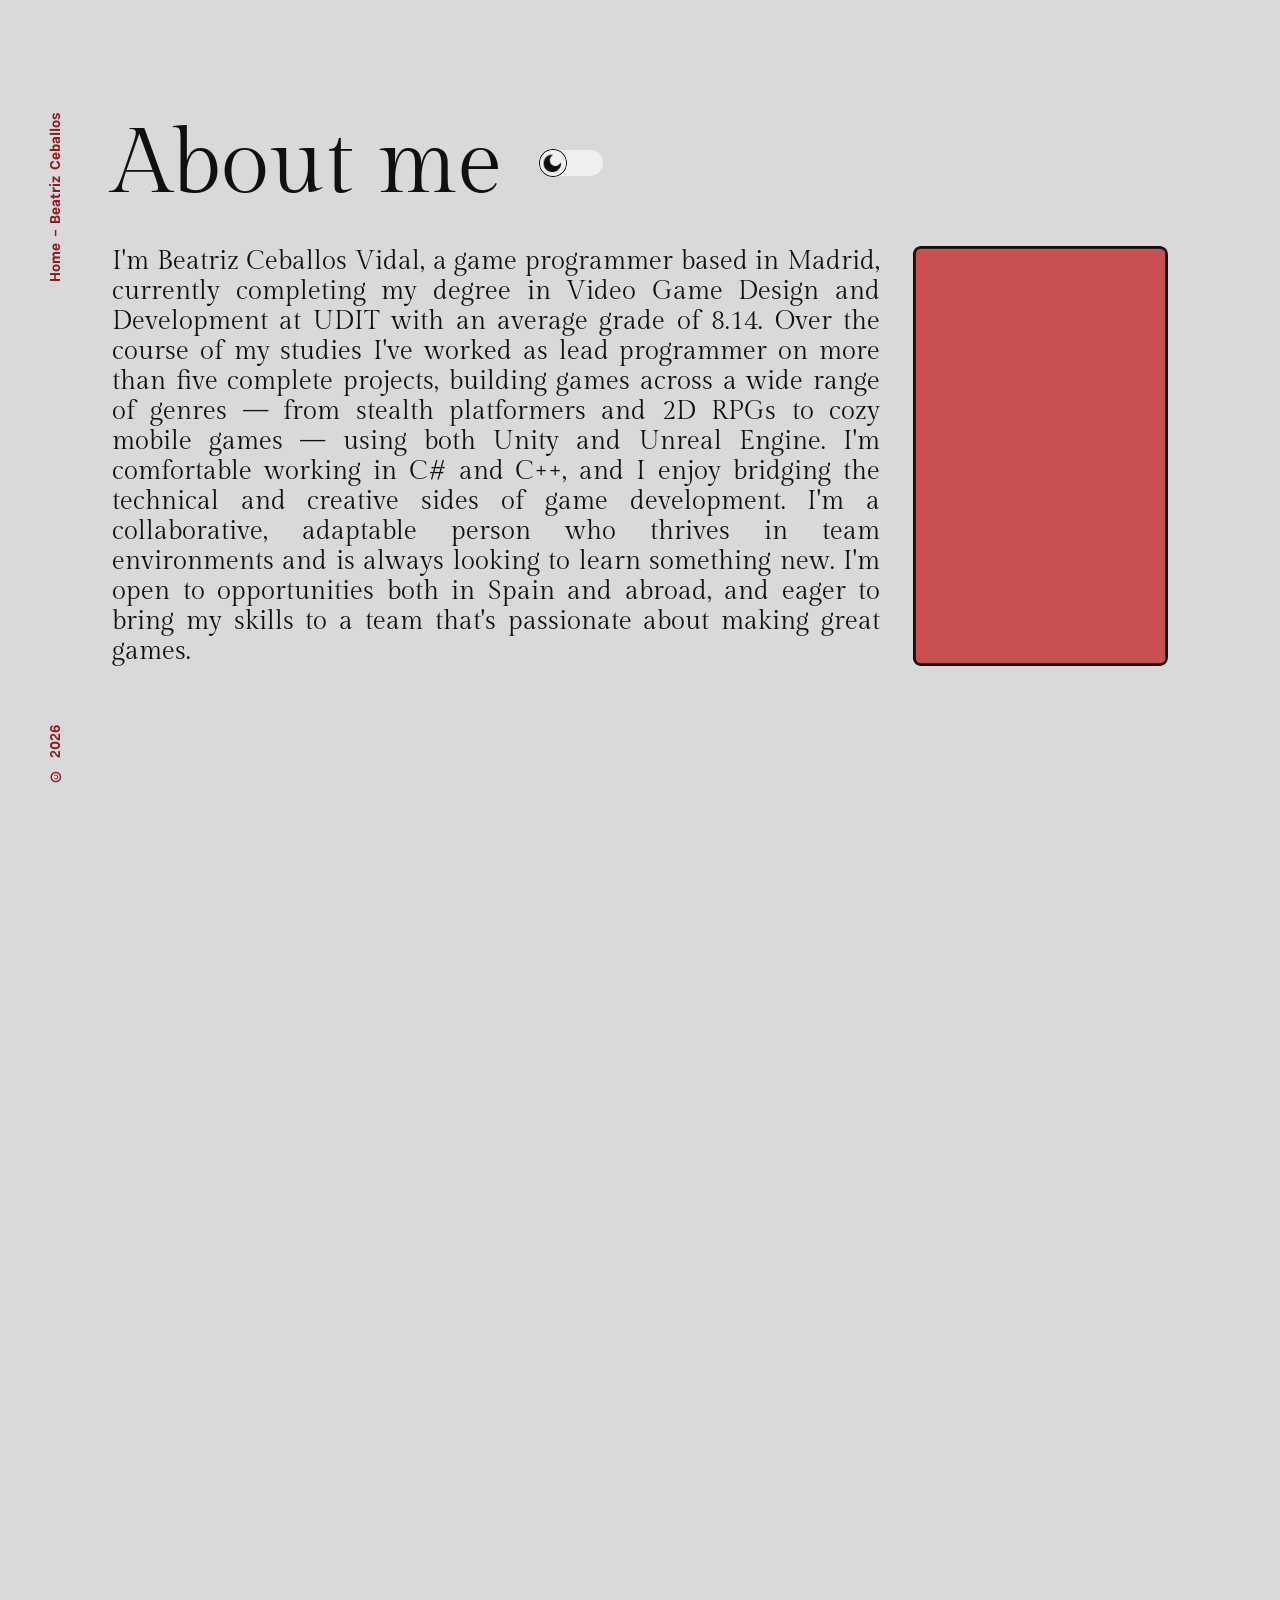
<file: aboutme.html>
<!DOCTYPE html>
<html lang="es">
    
    <head>

        <meta charset="utf-8">
    
         
        <meta name =    "viewport"  content = "width=device-width, initial-scale=1.0">
        <meta name =      "author"  content =                      "Beatriz Ceballos">
        <meta name = "description"  content =                            "Portpholio">

        <link href="media/photos/favicom.png" rel="icon" type="image/x-icon">

        <title> 
            Beatriz Ceballos
        </title>

        
        <link   href="CSS/style.css" rel="stylesheet" type="text/css">
        <script src="JS/theme.js"></script>

    </head>

    <body class="scroll-page">
        <header>
            <div id="about">
                    <div class = "work-header">
                        <h6>
                            About me
                        </h6>
                        <div class="switch-button">
                            <input type="checkbox" name="switch-button" id="switch-label" class="switch-button__checkbox">
                            <label for="switch-label" class="switch-button__label"></label>
                        </div>
                    </div>
                    <div class = "about-info">
                        <p>
                            I'm Beatriz Ceballos Vidal, a game programmer based in Madrid, currently completing my degree in Video Game Design and Development at UDIT with an average grade of 8.14. Over the course of my studies I've worked as lead programmer on more than five complete projects, building games across a wide range of genres — from stealth platformers and 2D RPGs to cozy mobile games — using both Unity and Unreal Engine.
                            I'm comfortable working in C# and C++, and I enjoy bridging the technical and creative sides of game development. I'm a collaborative, adaptable person who thrives in team environments and is always looking to learn something new.
                            I'm open to opportunities both in Spain and abroad, and eager to bring my skills to a team that's passionate about making great games.
                        </p>
                        <div id = "photo-of-me">

                        </div>
                    </div>
                    
                </div>
            </div>

            <div class="skills-section">
                <div class="skills-header">
                    <h6>
                        Skills
                    </h6>
                    <h3 class="skills-updated">
                        Updated 15 May 2026
                    </h3>
                </div>

                <div class="skills-grid">
                    <div class="overview-my-role">
                        <h2>Unreal</h2>
                        <p>3 years of experience working with Unreal Engine, including one complete game and 6 practical assignments exploring both Blueprints and C++ within the engine.</p>
                    </div>
                    <div class="overview-my-role">
                        <h2>Unity</h2>
                        <p>4 years of experience with Unity, having shipped 5 complete projects and 6 practical assignments across genres like 2D RPG, platformer, mini-games and cozy mobile.</p>
                    </div>
                    <div class="overview-my-role">
                        <h2>Web design</h2>
                        <p>2 years working with HTML and CSS, complemented by 6 months of JavaScript and experience with Figma for UI/UX design and prototyping.</p>
                    </div>
                    <div class="overview-my-role">
                        <h2>GitHub</h2>
                        <p>3 years using GitHub for version control and collaborative development across all my academic and personal projects.</p>
                    </div>
                </div>

                <div class="all-capacities">
                    <h2>All Capacities</h2>
                    <div class="capacities-list">
                        <span class="capacity-tag"><h3>C#</h3></span>
                        <span class="capacity-tag"><h3>C++</h3></span>
                        <span class="capacity-tag"><h3>UI</h3></span>
                        <span class="capacity-tag"><h3>HTML and CSS</h3></span>
                        <span class="capacity-tag"><h3>JavaScript</h3></span>
                        <span class="capacity-tag"><h3>SQL</h3></span>
                        <span class="capacity-tag"><h3>Open GL</h3></span>
                    </div>
                </div>
            </div>
        </header>
         <footer id="copy-right">
            <button class="work-footer" onclick="goToHome()">
                <h5>
                    Home - Beatriz Ceballos
                </h5>
            </button>
            <h5>
                © 2026
            </h5>
        </footer>
    </body>
</html>
</file>
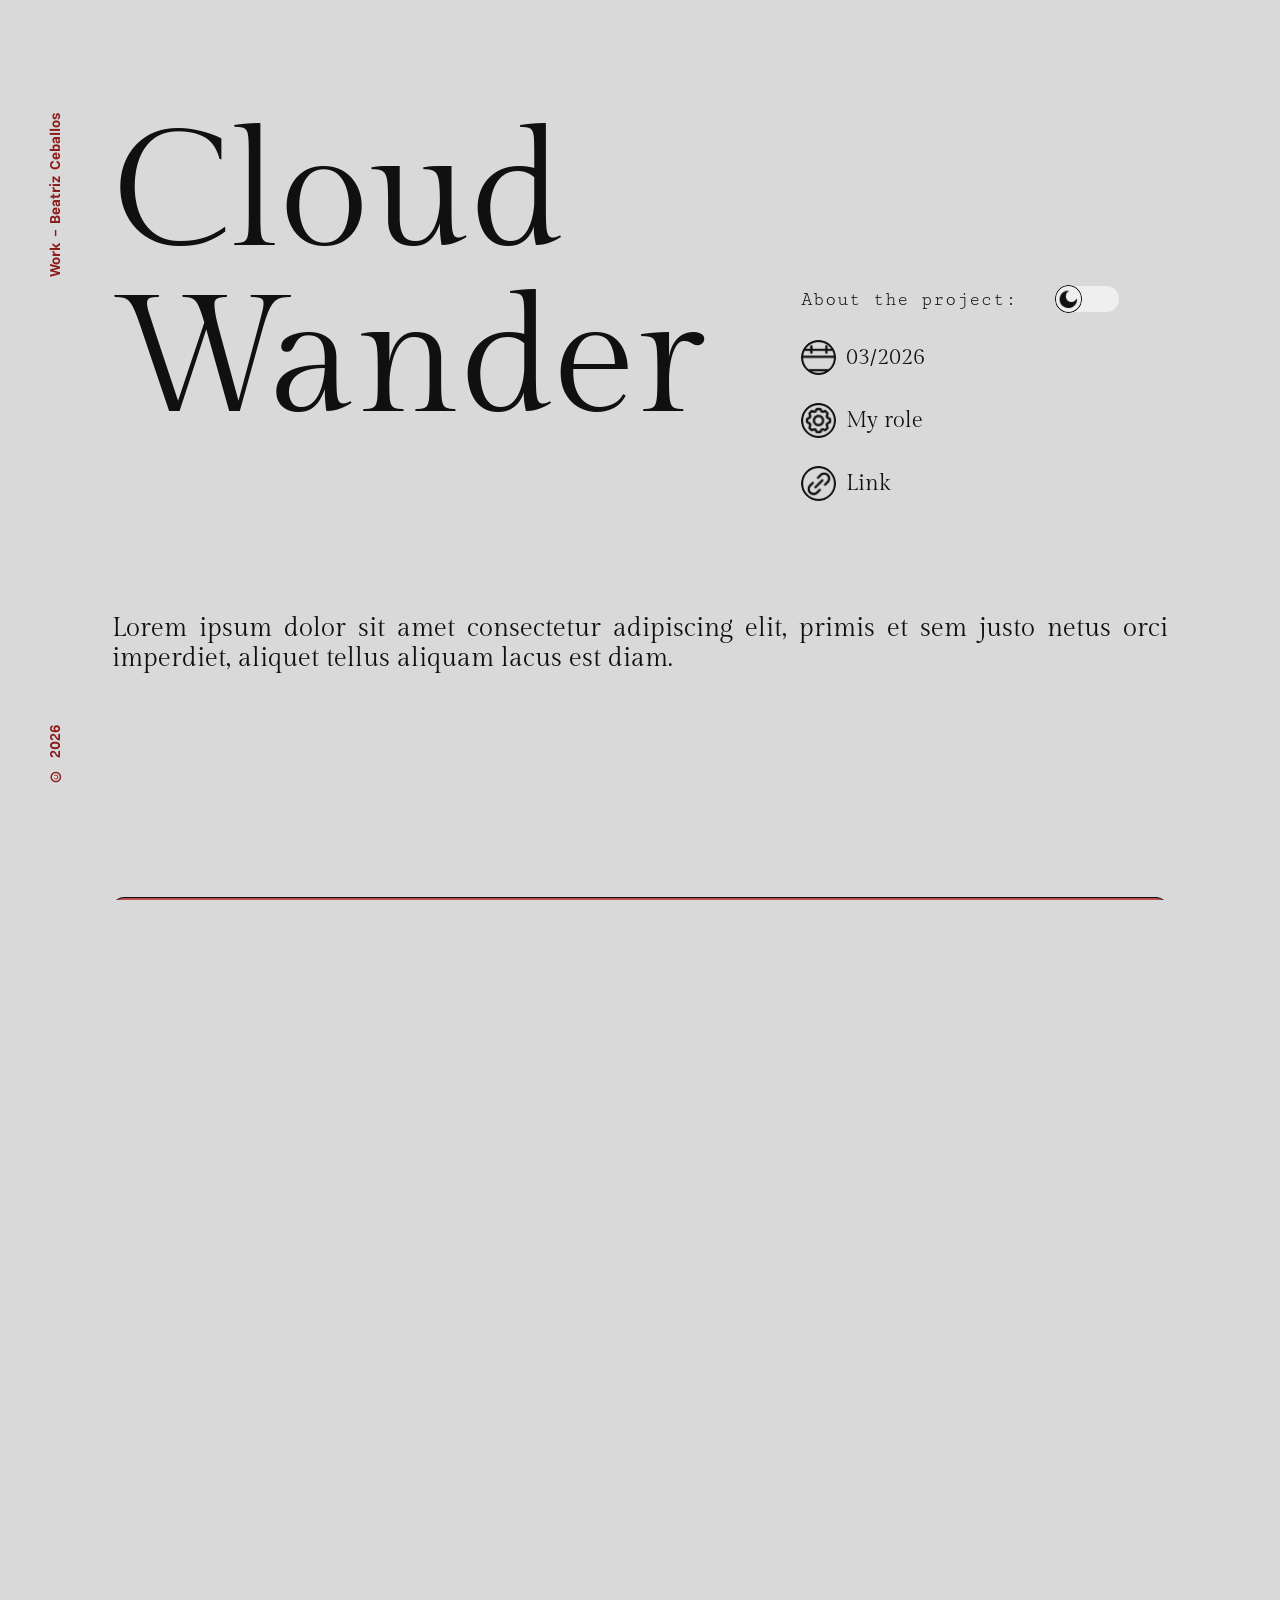
<file: project.html>
<!DOCTYPE html>
<html lang="es">
    
    <head>

        <meta charset="utf-8">
    
         
        <meta name =    "viewport"  content = "width=device-width, initial-scale=1.0">
        <meta name =      "author"  content =                      "Beatriz Ceballos">
        <meta name = "description"  content =                            "Portpholio">

        <link href="media/photos/favicom.png" rel="icon" type="image/x-icon">

        <title> 
            Beatriz Ceballos | Project name
        </title>

        
        <link   href="CSS/style.css" rel="stylesheet" type="text/css">
        <script src="JS/theme.js"></script>
        <script src="JS/project.js"></script>

    </head>
    <body class="scroll-page">
        <header>
            <div id="presentation">
                <div id="introduction">
                    <h1 id="project-title">
                        Cloud Wander
                    </h1>
                </div>
                <div id="more-about-me-section">
                    <div>

                        <div class = "about-me-header">
                            <h4>
                                About the project:
                            </h4>
                            <div class="switch-button">
                                <!-- Checkbox -->
                                <input type="checkbox" name="switch-button" id="switch-label" class="switch-button__checkbox">
                                <!-- Botón -->
                                <label for="switch-label" class="switch-button__label">
                                </label>
                            </div>
                        </div>
                        
                        <div class = "about-me-info">

                            <div id="date">
                                <button  class="icon">
                                    <div>
                                    </div>
                                    <h3 id="project-date">
                                        03/2026
                                    </h3>
                                </button>
                            </div>

                            <div id="my-role">
                                <a class="icon" href="#my-role-destination" >
                                    <div>
                                    </div>
                                    <h3>
                                        My role
                                    </h3>
                                </a>
                            </div>

                            <div id="link">
                                <button  class="icon">
                                    <div>
                                    </div>
                                    <h3>
                                        Link
                                    </h3>
                                </button>
                            </div>

                        </div>

                    </div>
                </div>
                <div id = "project-intro">
                    <p id="project-description">
                        Lorem ipsum dolor sit amet consectetur adipiscing elit, primis et sem justo netus orci imperdiet, 
                        aliquet tellus aliquam lacus est diam. 
                    </p>
                </div>
            </div>
            <div>
                <div id="project-sleeve">
                    <img id="project-image1" src="media/photos/rectangle.png" alt="Project Photo">
                </div>
            </div>
            <div id = "overview">
                <h6 id = "my-role-destination">
                    Overview
                </h6>
                <div>
                    <div id = "overview-info" >
                        <div class="overview-about">
                            <h2>
                                About
                            </h2>
                            <p id="project-about">
                                Lorem ipsum dolor sit amet consectetur adipiscing elit, primis et sem justo netus orci imperdiet, 
                                aliquet tellus aliquam lacus est diam. 
                            </p>
                        </div>
                        <div class="overview-my-role">
                            <h2>
                                My role
                            </h2>
                            <p id="project-my-role">
                                Lorem ipsum dolor sit amet consectetur adipiscing elit, primis et sem justo netus orci imperdiet, 
                                aliquet tellus aliquam lacus est diam. 
                            </p>
                        </div>
                    </div>
                    <div class = "overview-links">
                        <div class = "project-link">
                            <button>
                                <h3>
                                    Link
                                </h3>
                                <div>
                                </div>
                            </button>
                        </div>
                        <div class = "platform-icon">
                        </div>

                    </div>
                    
                </div>
            </div>
            <div id = "more-project-photos">
                <div class = "project-photo-1">
                    <img id="project-image2" src="media/photos/rectangle.png" alt="Project Photo">
                </div>
                <div class = "project-photo-1">
                    <img id="project-image3" src="media/photos/rectangle.png" alt="Project Photo">
                </div>
            </div>
            <div id="see-other-project">
                <a class="previous-project" onclick="goToAdjacentProject('prev')">
                    <div></div>
                    <h4>previous project</h4>
                </a>

                <a class="next-project" onclick="goToAdjacentProject('next')">
                    <h4>next project</h4>
                    <div></div>
                </a>
            </div>
        </header>
        <footer id="copy-right">
            <button class="work-footer" onclick="goToWork()">
                <h5>
                    Work - Beatriz Ceballos
                </h5>
            </button>
            <h5>
                © 2026
            </h5>
        </footer>
    </body>
</html>
</file>
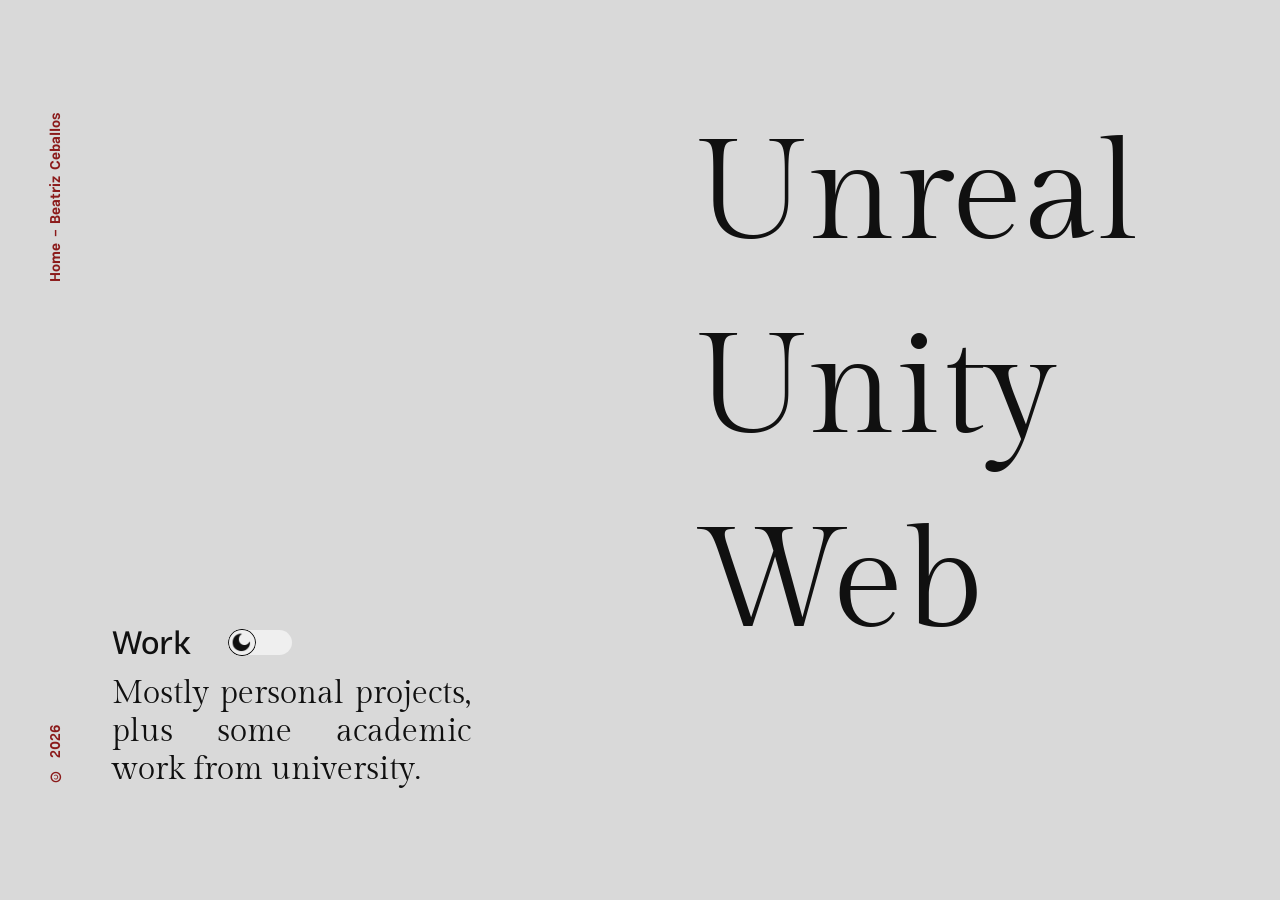
<file: work.html>
<!DOCTYPE html>
<html lang="es">
    
    <head>

        <meta charset="utf-8">
    
         
        <meta name =    "viewport"  content = "width=device-width, initial-scale=1.0">
        <meta name =      "author"  content =                      "Beatriz Ceballos">
        <meta name = "description"  content =                            "Portpholio">

        <link href="media/photos/favicom.png" rel="icon" type="image/x-icon">

        <title> 
            Beatriz Ceballos | Work
        </title>

        
        <link   href="CSS/style.css" rel="stylesheet" type="text/css">
        <script src="JS/theme.js"></script>

    </head>

    <body>
        <header>
            <div id="presentation">
                <div id="about-my-work">
                    <div class = "work-header">
                        <h2>
                            Work
                        </h2>
                        <div class="switch-button">
                            <input type="checkbox" name="switch-button" id="switch-label" class="switch-button__checkbox">
                            <label for="switch-label" class="switch-button__label"></label>
                        </div>
                    </div>
                    <p>
                        Mostly personal projects, plus some academic work from university.
                    </p>
                </div>

                <div id="my-work">
                    <div id="Unreal-Engine-Proyects">
                        <button>
                            <h1>
                                Unreal
                            </h1>
                        </button>
                        <div class="projects"> 
                            <button onclick="goToProject('gloria-noctis')">
                                <h2>
                                    Gloria Noctis
                                </h2>  
                            </button>
                        </div>
                    </div>

                   <div id="Unity-Proyects">
                        <button>
                            <h1>
                                Unity
                            </h1>
                        </button>
                        <div class="projects"> 
                            <button onclick="goToProject('cloud-wander')">
                                <h2>
                                    Cloud Wander
                                </h2>  
                            </button>
                            <button onclick="goToProject('rita-abuelita')" >
                                <h2>
                                    Rita la Abuelita
                                </h2>  
                            </button>
                        </div>
                    </div>

                    <div id="Other-Proyects">
                        <button>
                            <h1>
                                Web
                            </h1>
                        </button>
                        <div class="projects"> 
                            <button onclick="goToProject('dolor-eterno')">
                                <h2>
                                    Dolor Eterno
                                </h2>  
                            </button>
                        </div>
                    </div>
                </div>
            </div>
        </header>
        <footer id="copy-right">
            <button class="work-footer" onclick="goToHome()">
                <h5>
                    Home - Beatriz Ceballos
                </h5>
            </button>
            <h5>
                © 2026
            </h5>
        </footer>
    </body>
</html>
</file>
<file: CSS/style.css>
@font-face
{
  font-family : 'Italiana';
  src         : url('../media/fonts/Italiana-Regular.ttf') format('truetype');
  font-weight : normal;
  font-style  : normal;
}

@font-face
{
  font-family : 'Gilda Display';
  src         : url('../media/fonts/GildaDisplay-Regular.ttf') format('truetype');
  font-weight : normal;
  font-style  : normal;
}

@font-face
{
  font-family : 'Cutive Mono';
  src         : url('../media/fonts/CutiveMono-Regular.ttf') format('truetype');
  font-weight : normal;
  font-style  : normal;
}

@font-face
{
  font-family : 'Estedad Bold';
  src         : url('../media/fonts/Estedad-Bold.ttf') format('truetype');
  font-weight : normal;
  font-style  : normal;
}

@font-face
{
  font-family : 'Estedad Medium';
  src         : url('../media/fonts/Estedad-Medium.ttf') format('truetype');
  font-weight : normal;
  font-style  : normal;
}

*
{
    margin  : 0;
    padding : 0;
}
*, *::before, *::after {
    box-sizing: border-box;
}

:root 
{
    --color-hover-light  : #FFFFFF;
    --color-main-light   : #EFEFEF;
    --color-second-light : #D9D9D9;
    --color-red-light    : #C85050;

    --color-hover-dark  : #000000;
    --color-main-dark   : #101010;
    --color-second-dark : #262626;
    --color-red-dark    : #8B1A1A;

    --time   : .3s;
    --margin : 7rem;

    --me-photo : url("../media/photos/merectagle.png");

    /* Variables activas (modo claro por defecto) */
    --ui-border          : var(--color-main-dark   );
    --ui-knob            : var(--color-main-light  );
    --ui-background      : var(--color-second-light);
    --ui-copyright       : var(--color-red-dark    );
    --ui-hover           : var(--color-hover-dark  );
    --ui-secondary-hover : var(--color-hover-light );

    --icon-theme           : url("../media/photos/day/moon.png"               );
    --icon-get-to-know-me  : url("../media/photos/day/get-to-know-me-icon.png");
    --icon-my-work-history : url("../media/photos/day/my-work-icon.png"       );
    --icon-contact-me      : url("../media/photos/day/contact-me-icon.png"    );
    --icon-github          : url("../media/photos/day/github-icon.png"        );
    --icon-linkedin        : url("../media/photos/day/linkedin-icon.png"      );
    --icon-date            : url("../media/photos/day/date-icon.png"          );
    --icon-my-role         : url("../media/photos/day/my-role-icon.png"       );
    --icon-link            : url("../media/photos/day/link-icon.png"          );
    --icon-project-link    : url("../media/photos/day/project-link-icon.png"  );
    --unreal-icon          : url("../media/photos/day/unreal-icon.png"        );
    --unity-icon           : url("../media/photos/day/unity-icon.png"         );
}
body.dark-mode 
{
    --ui-border          : var(--color-main-light  );
    --ui-knob            : var(--color-main-dark   );
    --ui-background      : var(--color-second-dark );
    --ui-copyright       : var(--color-red-light   );
    --ui-hover           : var(--color-hover-light );
    --ui-secondary-hover : var(--color-hover-dark  );

    --icon-theme           : url("../media/photos/night/sun.png"                 );
    --icon-get-to-know-me  : url("../media/photos/night/get-to-know-me-icon.png" );
    --icon-my-work-history : url("../media/photos/night/my-work-history-icon.png");
    --icon-contact-me      : url("../media/photos/night/contact-me-icon.png"     );
    --icon-github          : url("../media/photos/night/github-icon.png"         );
    --icon-linkedin        : url("../media/photos/night/linkedin-icon.png"       );
    --icon-date            : url("../media/photos/night/date-icon.png"           );
    --icon-my-role         : url("../media/photos/night/my-role-icon.png"        );
    --icon-link            : url("../media/photos/night/link-icon.png"           );
    --icon-project-link    : url("../media/photos/night/project-link-icon.png"   );
    --unreal-icon          : url("../media/photos/night/unreal-icon.png"         );
    --unity-icon           : url("../media/photos/night/unity-icon.png"          );
}

html, body 
{
    height: 100%;
    overflow: hidden;
}
body.scroll-page 
{
    overflow-y: auto;
    overflow-x: hidden;
}
body.scroll-page  header
{
    display: flex;
    
    flex-direction  : column;
    gap             : calc(var(--margin) * 2);
}
body 
{
    min-height : 100svh; 

    background-color : var(--ui-background);

    transition : 
        background-color var(--time),
        color            var(--time);
}
header
{
    min-height : 100svh; 
    padding    : var(--margin);

    display : flex;
}

h1 
{
    color : var(--ui-border);

    font-size   : clamp(4rem, 11vw, 11rem);
    font-weight : normal;
    font-family : 'Gilda Display', serif;
}
h2
{
    color : var(--ui-border);

    font-size   : 2.6vw;
    font-family : 'Estedad Medium', serif;
    font-weight : normal;
}
p
{
    color : var(--ui-border);

    font-size  : clamp(1.125rem, 2.5vw, 2.5rem);
    font-family: 'Gilda Display', serif;

    text-align : justify;
}
h3 
{
   color : var(--ui-border);

   font-size   :  clamp(1rem, 1.75vw, 2rem);
   font-family : 'Gilda Display', serif;
   font-weight : normal;
}
h4
{
    color : var(--ui-border);

    font-size   : 1.5vw;
    font-family : 'Cutive Mono', sans-serif;
    font-weight : normal;
}
h5
{
    font-family : 'Estedad Bold', sans-serif;
    color: var(--ui-copyright);
    font-weight : normal;
}
h6
{
    color : var(--ui-border);

    font-size   : clamp(2rem, 7vw, 7rem);
    font-weight : normal;
    font-family : 'Gilda Display', serif;
}


#presentation 
{
    display         : flex;
    flex-direction  : row;
    flex-wrap       : wrap;
    align-items     : flex-end;
}  
    /* home*/
    #introduction 
    {
        width           : fit-content; 
        max-width       : 50%; 
        display         : flex;
        flex-direction  : column;
        justify-content : flex-end;
        align-items     : flex-start;
    }
        #introduction h1
        {
            
            display         : flex;
            justify-content : flex-end;
            font-size       : clamp(4rem, 13vw, 13rem); 
            line-height     : 1; 
            font-weight     : normal;
            padding-bottom  : calc(var(--margin) / 2);
        }
        #introduction p
        {
            margin    : 0;
            max-width : 100%;
        }

#project-intro p
{
    padding-top : var(--margin);
}
    #more-about-me-section
    {
        width           : 50%;
        display         : flex;
        flex-direction  : column;
        align-items     : center;
        gap             : calc(var(--margin) / 3);               
        padding-left    : var(--margin);
        justify-content : flex-start;
    }
        #more-about-me-section div
        {
            display         : flex;
            flex-direction  : column;
            align-items     : flex-start;
            justify-content : flex-start;
            gap             : calc(var(--margin) / 4);
        }

            #more-about-me-section div .about-me-header
            {
                display        : flex;
                flex-direction : row;
                align-items    : center;
                gap            : calc(var(--margin) / 3);
            }
            #more-about-me-section div.about-me-info
            {
                margin-top     : 0;
                display        : flex;
                flex-direction : column;
                gap            : calc(var(--margin) / 4);
                
            }

    /* project*/
    #project-sleeve 
    {
        width : 100%;
    }
    #project-sleeve img 
    {
        width   : 100%;
        height  : auto;
        display : block;
    }
      

    #overview 
    {
        width           : 100%;
        display         : flex;
        flex-direction  : column;
        gap             : calc(var(--margin) / 3);
        padding-top     : var(--margin);
        padding-bottom  : var(--margin);
    }
    #overview > div 
    {
        display         : flex;
        justify-content : space-between;
        gap             : calc(var(--margin) * 2);
    }   
        #overview-info
        {
            flex           : 2;
            display        : flex;
            flex-direction : column;
            gap            : calc(var(--margin) / 2);
        }
            .overview-about,
            .overview-my-role
            {
                display        : flex;
                flex-direction : column;
                gap            : calc(var(--margin) / 6);
            }

        .overview-links
        {
            flex           : 1;
            display        : flex;
            flex-direction : column;
            gap            : calc(var(--margin) / 2);
            align-items    : flex-end;
        }
            .project-link button 
            {
                display     : flex;
                align-items : center;
                gap         : 1rem;

                padding : 0.8rem 2rem;

                background-color : var(--ui-knob);
                border           : 1px solid var(--ui-knob);
                border-radius    : 100px;

                cursor     : pointer;
                transition : all var(--time) ease;
            }
            .project-link button:hover 
            {
                background-color: var(--ui-secondary-hover);
            }
            .project-link button div 
            {
                width  : 20px;
                height : 20px;
 
                background-image    : var(--icon-project-link);
                background-size     : contain;
                background-repeat   : no-repeat;
                background-position : center;
            } 
            .platform-icon
            {
                width  : 35%;
                height : 35%;

                background-image    : var(--unity-icon);
                background-size     : contain;
                background-repeat   : no-repeat;
                background-position : center;
            }
    #more-project-photos
    {
        width           : 100%;
        display         : flex;
        flex-direction  : column;
        gap             : calc(var(--margin));
    }
        .project-photo-1
        {
            width   : 100%;
            height  : auto;
            display : block;
        }
        .project-photo-1 img
        {
            width   : 100%;
            height  : auto;
            display : block;
        }

    #see-other-project
    {
        width           : 100%;
        display         : flex;
        flex-direction  : row;
        justify-content : space-between;
    } 
        #see-other-project a 
        {
            display     : flex;
            align-items : center;
            gap         : calc(var(--margin) / 6);

            cursor     : pointer;
            transition : color var(--time);
        }
        #see-other-project a div
        {
            width  : 20px;
            height : 20px;
            
            background-image    : var(--icon-project-link);
            background-size     : contain;
            background-repeat   : no-repeat;
            background-position : center;
        }
        .previous-project div
        {
            transform: rotate(180deg);
        }
        #see-other-project h4
        {
            position: relative;
            margin: 0;
        }
        #see-other-project h4::after
        {
            content          : "";
            position         : absolute;
            left             : 55%;
            bottom           : -1px;
            
            
            width            : 0;
            height           : 2px;

            background-color : currentColor;
            border-radius    : 3px;

            transform        : translateX(-55%);
            transition       : width var(--time) ease;
        }

        #see-other-project a:hover h4::after
        {
            width : 105%;
        }
        

    /* work */
    #about-my-work
    {
        width           : fit-content;
        max-width       : 34%;
        display         : flex;
        flex-direction  : column;
        justify-content : flex-start;
        align-items     : flex-start;
    }
        .work-header
        {
            display         : flex;
            flex-direction  : row;
            align-items     : center;
            gap             : calc(var(--margin) / 3);
        }


        #my-work
        {
            width           : 66%;
            display         : flex;
            flex-direction  : column; 
            gap             : calc(var(--margin) / 4);   
            padding-left    : calc(var(--margin) * 2);
            align-self      : flex-start;
        }


        #my-work > div
        {
            transition: 
               opacity    var(--time) ease,
               transform  var(--time) ease,
               max-height var(--time) ease,
               margin     var(--time) ease;
            overflow: hidden;
            
        }


        #my-work button
        {
            background : none;
            border     : none;
            cursor     : pointer;
            transition : color var(--time);
        }
            #my-work button h1
            {
                position : relative;
                display  : inline-block;
            }
            #my-work button:hover h1
            {
                transform: skewX(-10deg);
                
                    transition: transform .5s;
            }
            #my-work button h1::after 
            {
                content  : "";
                position : absolute;

                left   : 50%;
                bottom : -1px;

                width  : 0;
                height : 2px;

                border-radius    : 3px;
                background-color : currentColor;

                transform  : translateX(-50%);
                transition : width var(--time) ease;
            }
            
            /* cerrado */
            .projects 
            { 
                display        : flex; 
                flex-direction : column; 
                gap            : calc(var(--margin) / 6); 
                align-items    : flex-start; 
                padding-left   : calc(var(--margin) * 2); 
                max-height     : 0;
                overflow       : hidden;
                transition     : max-height var(--time) ease;
            } 
                .projects button h1
                { 
                    transform: skewX(0deg); 
                    transition: transform 5s;
                }
                .projects button h2 
                { 
                    position   : relative; 
                    display    : inline-block; 
                    font-size  : 0;
                    transition : font-size var(--time) ease;
                } 
                .projects button h2::after 
                {
                    content  : "";
                    position : absolute;

                    left   : 50%;
                    bottom : 0;

                    width  : 0;
                    height : 2px;

                    border-radius    : 3px;
                    background-color : currentColor;
                    
                    transform  : translateX(-50%);
                    transition : width var(--time) ease;
                } 
                .projects button:hover h2::after 
                { 
                    width : 105%; 
                }

            /* abierto */
            #my-work > div.active .projects
            {
                max-height : 500px;
            }

            /* Los H2 crecen */
            #my-work > div.active .projects button h2
            {
                font-size  : 2vw;
            }

            /* Secciones NO activas desaparecen */
            #my-work > div.inactive
            {
                opacity        : 0;
                transform      : translateY(-20px);
                pointer-events : none;

                max-height : 0;
                margin     : 0;
            }
        

/* home */
.icon div 
{
    width  : 35px;
    height : 35px;

    background-size     : 100%;
    background-position : center;
    background-repeat   : no-repeat;

    border-radius    : 50%;
    background-color : transparent;
    transition       : 
        filter           var(--time),
        background-color var(--time);
}
    #get-to-know-me .icon div 
    {
        background-image : var(--icon-get-to-know-me);
    }

    #my-work-history .icon div 
    {
        background-image : var(--icon-my-work-history);
    }

    #contact-me .icon div 
    {
        background-image : var(--icon-contact-me);
    }
    #date .icon div
    {
        background-image : var(--icon-date);
    }
    #my-role .icon div
    {
        background-image : var(--icon-my-role);
    }
    #link .icon div
    {
        background-image : var(--icon-link);
    }

.icon 
{
    display     : flex;
    align-items : center;
    gap         : 0.6rem;

    background : none;
    border     : none;
    cursor     : pointer;

    transition : color var(--time);

    text-decoration : none; 
    color           : inherit;
} 

.icon:hover h3 
{
    color : var(--ui-hover);
}

.icon:hover div 
{
    filter           : brightness(0.6);
    background-color : rgba(0, 0, 0, 0.08); 
}

.switch-button 
{
    display: inline-block;
}
.switch-button .switch-button__checkbox 
{
    display: none;
}
.switch-button .switch-button__label 
{
    background-color : var(--ui-knob);
    width            : 4rem;
    height           : 1.6rem;
    border-radius    : 2rem;
    display          : inline-block;
    position         : relative;
    transition       : background-color var(--time), border-color var(--time);
}
    .switch-button .switch-button__label:before 
    {
        cursor              : pointer;
        transition          : var(--time);
        display             : block;
        position            : absolute;
        width               : 1.7rem;
        height              : 1.7rem;
        top                 : -0.05rem;
        background-color    : var(--ui-knob);
        background-image    : var(--icon-theme);
        background-repeat   : no-repeat;
        background-position : center;
        content             : '';
        border-radius       : 50%;
        box-shadow          : inset 0px 0px 0px 1px var(--ui-border);
    }
    .switch-button .switch-button__checkbox:checked + .switch-button__label:before 
    {
        transform: translateX(2.25rem);
    }



/* footer*/
#copy-right 
{
    margin-top   : var(--margin); 
    margin-bottom: var(--margin); 

    position : fixed;   

    left : 0; 
    top  : 0; 

    width  : var(--margin); 
    height : calc(100% - 2 * var(--margin));;  

    display         : flex;
    align-items     : center;   
    flex-direction  : column; 
    justify-content : space-between;
}

#copy-right h5 
{
    font-size    : 1.5svh;
    word-spacing : 0.2em;

    display     : flex;
    align-items : center;  
    flex-wrap   : nowrap;  

    writing-mode : vertical-rl;
    transform    : rotate(180deg);
}



    /* home */
    .home-footer
    {
        display         : flex;
        align-items     : center;  
        flex-direction  : column; 
        justify-content : center; 
        gap             : calc(var(--margin) / 7);
    }
        .home-footer div
        {
            width  : 25px;
            height : 25px;

            background-size     : 100%;
            background-position : center;
            background-repeat   : no-repeat;

            border-radius    : 50%;
            background-color : transparent;
            transition       : 
                filter           var(--time),
                background-color var(--time);        
        }

            .home-footer .github-footer
            {
                
                cursor           : pointer;
                background-image : var(--icon-github);
            }
            .home-footer .linkedin-footer
            {
                cursor           : pointer;
                background-image : var(--icon-linkedin);
            }
            

    /* work */
    .work-footer
    {
        background : none;
        border     : none;
        cursor     : pointer;

        transition : color var(--time);
    }
        .work-footer h5 
        {
            position : relative;
            display  : inline-block;
        }

        .work-footer h5::after 
        {
             content : "";
            position : absolute;

            left : -1px; 
            top  : 50%;           
            
            width  : 2px;          
            height : 0;     
            
            background-color : currentColor;
            border-radius    : 3px;
            
            transform  : translateY(-50%);
            transition : height var(--time) ease;
        }
        .work-footer:hover h5::after 
        {
            height : 105%;
        }

/*about*/

.about-info {
    display        : flex;
    flex-direction : row;
    flex-wrap      : wrap;
    align-items    : flex-start;
    gap            : 2rem;
}
    #about .work-header
    {
        margin-bottom : calc(var(--margin)/4);
    }

    .about-info p {
        flex : 3;
    }

    #photo-of-me {
        flex                : 1;
        min-width           : 200px;
        align-self          : stretch;
        background-image    : var(--me-photo);
        background-size     : contain;
        background-position : center;
        background-repeat   : no-repeat;
        border-radius       : 8px;
    }

.skills-header 
{
    display        : flex;
    flex-direction : column;
    gap            : 0;
}

.skills-updated 
{
    margin-bottom : calc(var(--margin)/4);
}

.skills-grid {
    display               : grid;
    grid-template-columns : 1fr 1fr;
    column-gap            : calc(var(--margin));
    row-gap               : calc(var(--margin)/3);
    margin-bottom         : calc(var(--margin)/4);
}
.capacities-list {
    display         : flex;
    flex-wrap       : nowrap;
    gap             : 0.75rem;
    width           : 100%;
    justify-content : space-between;
}
.capacity-tag {
    background-color : var(--ui-secondary-hover);
    border-radius    : 999px;
    padding          : 0.25rem 1.25rem;
    display          : inline-flex;
    align-items      : center;
    justify-content  : center;
    flex-grow        : 1;
}

.capacity-tag h3 {
    margin : 0;
}
.overview-my-role p,
.about-info p, #project-intro p,
.overview-about p,
.overview-my-role p {
    font-size : clamp(1.2rem, 2vw, 2.2rem);
}
.skills-updated,
.capacity-tag h3 {
    font-size: clamp(0.9rem, 1.4vw, 1.8rem);
}

@media (max-width: 900px) {
    #presentation 
    {
        flex-direction: column;
    }

    #introduction, #more-about-me-section 
    {
        width: 100%;
    }

    #overview > div {
        flex-direction: column;
    }

    .overview-links {
        flex-direction: row;
        align-items: center;
    }
}
</file>
